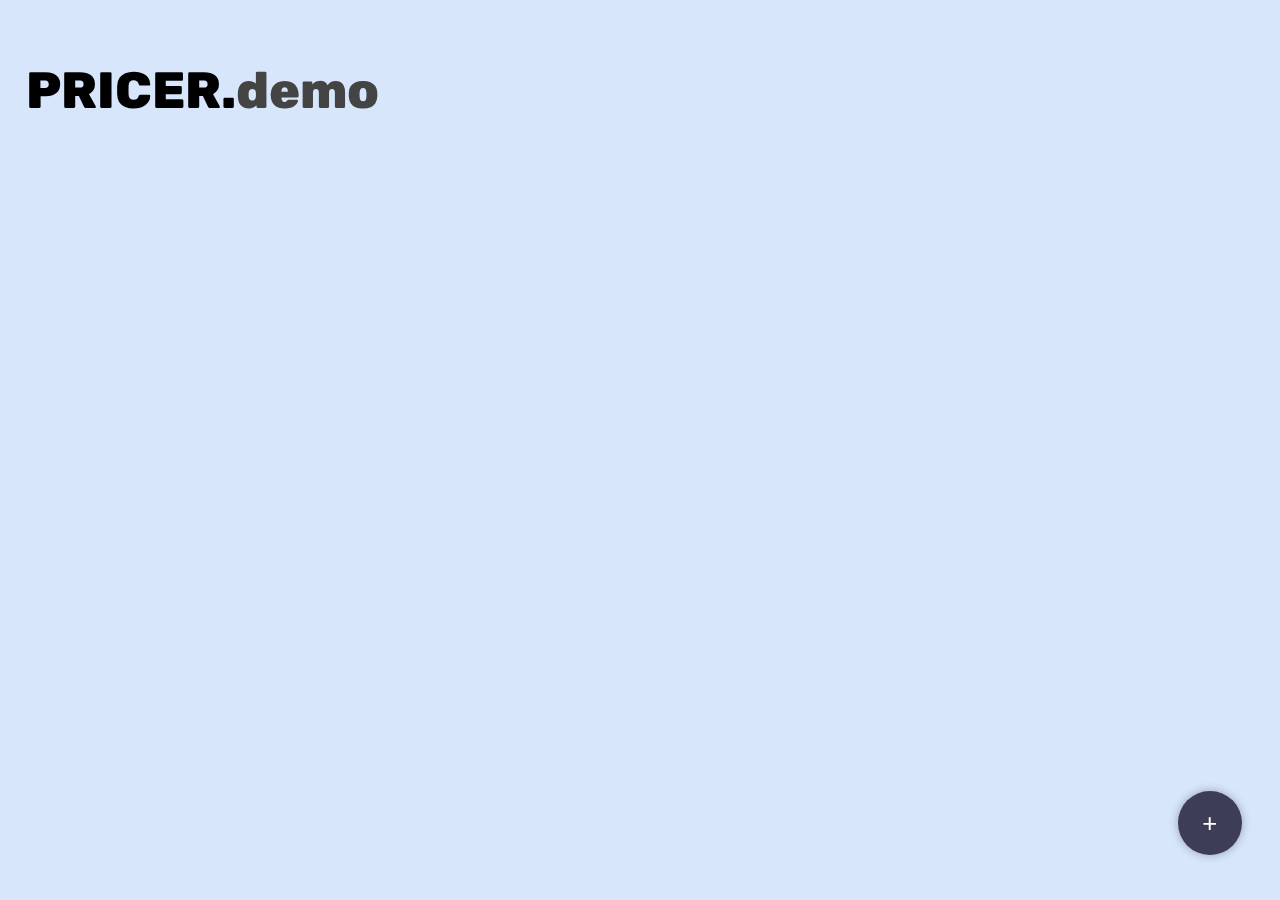
<file: docs/datacheck.html>
<!DOCTYPE html>
<html lang="ru">
<head>
  <meta charset="UTF-8">
  <meta name="viewport" content="width=device-width, initial-scale=1.0">
  <title>PRICER.demo</title>
  <link rel="stylesheet" href="css/styless.css">
  <link href="https://fonts.googleapis.com/css2?family=Montserrat:wght@600;700&family=Rubik:wght@300;400;700&display=swap" rel="stylesheet">

</head>
<body>
  <header>
    <h1>PRICER.<span>demo</span></h1>
  </header>

  <main>
    <section class="cards-container" id="cardsContainer">
      <button class="add-btn" id="addBtn">+</button>
    </section>
  </main>

  <div class="modal" id="modal">
    <div class="modal-content">
      <h3>Добавить карточку</h3>
      <label>Артикул:</label>
      <input type="text" id="articleInput" placeholder="Введите артикул" />
      <div class="modal-actions">
        <button id="saveCard">Добавить</button>
        <button id="closeModal">Отмена</button>
      </div>
    </div>
  </div>

  <script src="js/cards.js"></script>
</body>
</html>
</file>
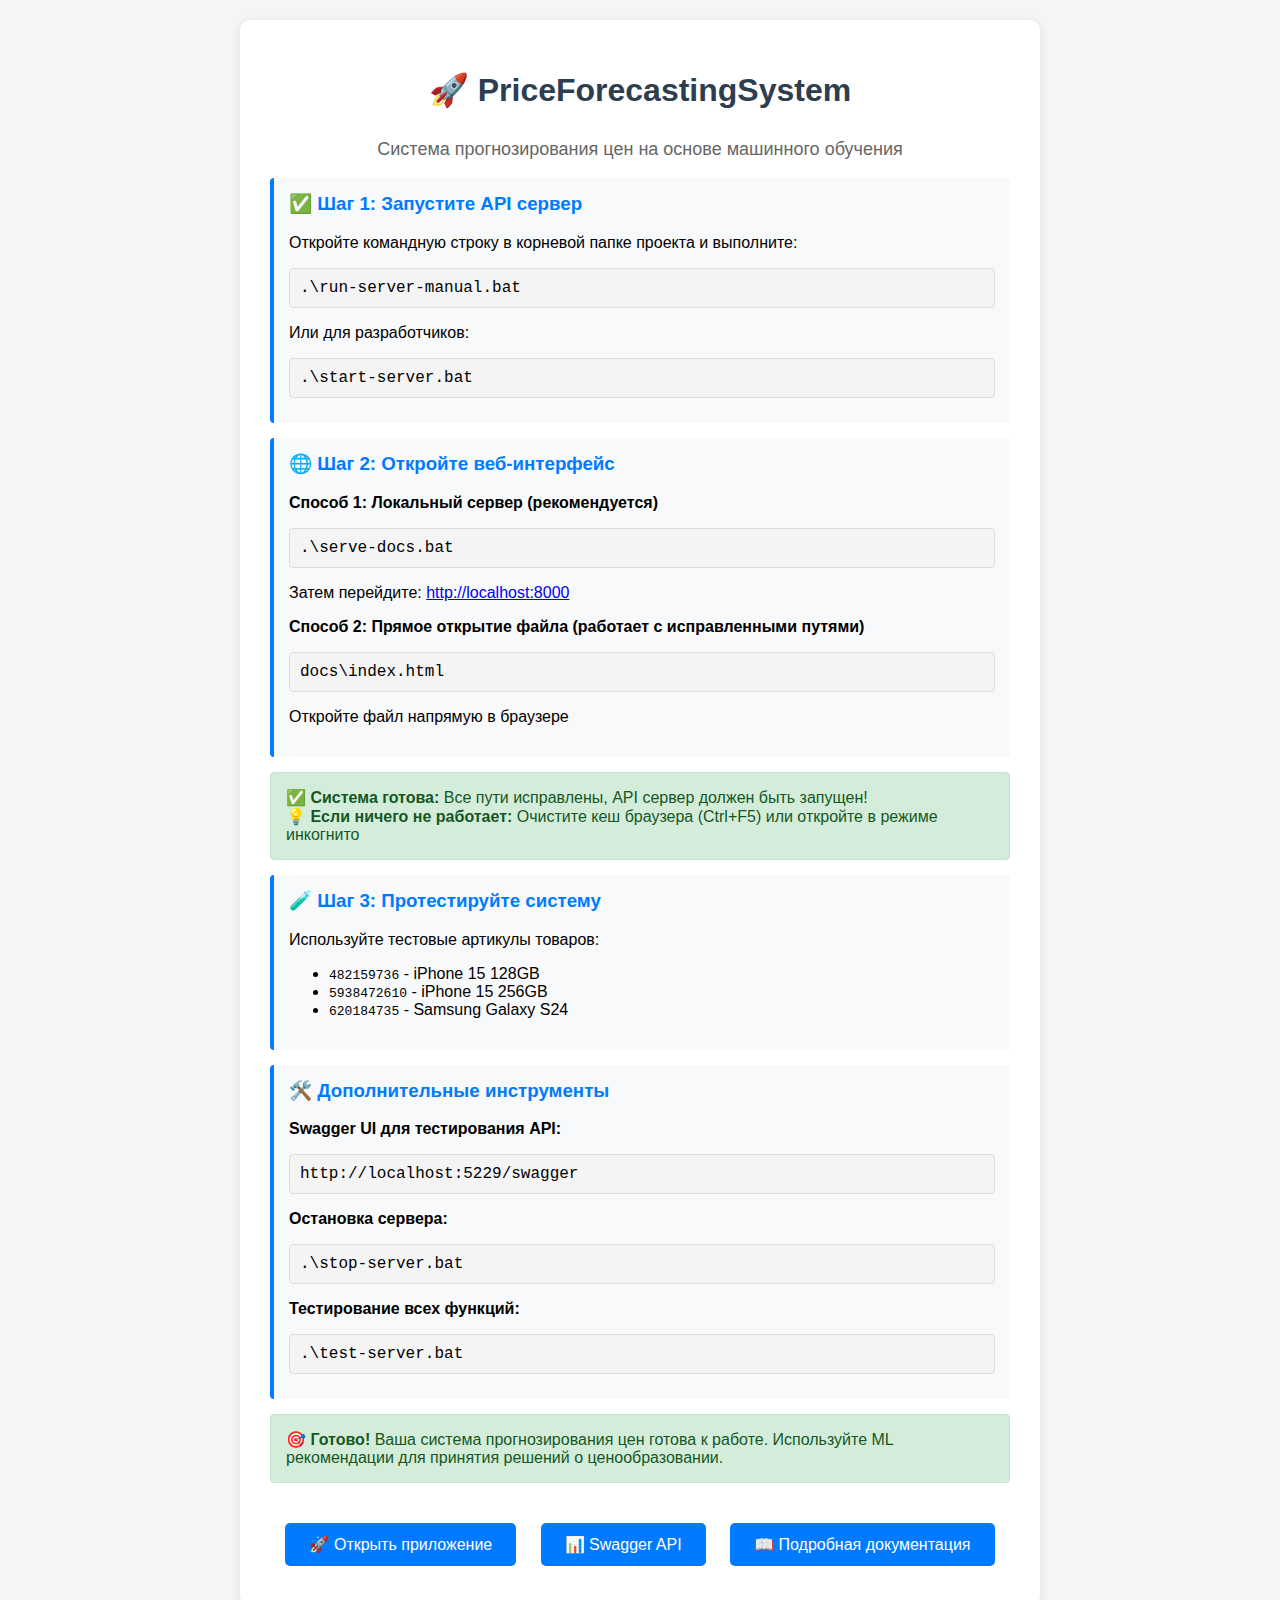
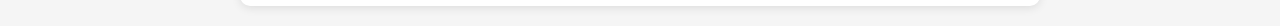
<file: docs/START.html>
<!DOCTYPE html>
<html lang="ru">
<head>
    <meta charset="UTF-8">
    <meta name="viewport" content="width=device-width, initial-scale=1.0">
    <title>PriceForecastingSystem - Быстрый старт</title>
    <style>
        body {
            font-family: Arial, sans-serif;
            max-width: 800px;
            margin: 0 auto;
            padding: 20px;
            background-color: #f5f5f5;
        }
        .container {
            background: white;
            padding: 30px;
            border-radius: 10px;
            box-shadow: 0 2px 10px rgba(0,0,0,0.1);
        }
        h1 {
            color: #2c3e50;
            text-align: center;
            margin-bottom: 30px;
        }
        .step {
            background: #f8f9fa;
            border-left: 4px solid #007bff;
            padding: 15px;
            margin: 15px 0;
            border-radius: 4px;
        }
        .step h3 {
            margin-top: 0;
            color: #007bff;
        }
        .code {
            background: #f4f4f4;
            padding: 10px;
            border-radius: 4px;
            font-family: 'Courier New', monospace;
            margin: 10px 0;
            border: 1px solid #ddd;
        }
        .warning {
            background: #fff3cd;
            border: 1px solid #ffeaa7;
            color: #856404;
            padding: 15px;
            border-radius: 4px;
            margin: 15px 0;
        }
        .success {
            background: #d4edda;
            border: 1px solid #c3e6cb;
            color: #155724;
            padding: 15px;
            border-radius: 4px;
            margin: 15px 0;
        }
        .links {
            text-align: center;
            margin-top: 30px;
        }
        .links a {
            display: inline-block;
            margin: 10px;
            padding: 12px 24px;
            background: #007bff;
            color: white;
            text-decoration: none;
            border-radius: 5px;
            transition: background 0.3s;
        }
        .links a:hover {
            background: #0056b3;
        }
    </style>
</head>
<body>
    <div class="container">
        <h1>🚀 PriceForecastingSystem</h1>
        <p style="text-align: center; font-size: 18px; color: #666;">
            Система прогнозирования цен на основе машинного обучения
        </p>

        <div class="step">
            <h3>✅ Шаг 1: Запустите API сервер</h3>
            <p>Откройте командную строку в корневой папке проекта и выполните:</p>
            <div class="code">.\run-server-manual.bat</div>
            <p>Или для разработчиков:</p>
            <div class="code">.\start-server.bat</div>
        </div>

        <div class="step">
            <h3>🌐 Шаг 2: Откройте веб-интерфейс</h3>
            <p><strong>Способ 1: Локальный сервер (рекомендуется)</strong></p>
            <div class="code">.\serve-docs.bat</div>
            <p>Затем перейдите: <a href="http://localhost:8000" target="_blank">http://localhost:8000</a></p>

            <p><strong>Способ 2: Прямое открытие файла (работает с исправленными путями)</strong></p>
            <div class="code">docs\index.html</div>
            <p>Откройте файл напрямую в браузере</p>
        </div>

        <div class="success">
            <strong>✅ Система готова:</strong> Все пути исправлены, API сервер должен быть запущен!<br>
            <strong>💡 Если ничего не работает:</strong> Очистите кеш браузера (Ctrl+F5) или откройте в режиме инкогнито
        </div>

        <div class="step">
            <h3>🧪 Шаг 3: Протестируйте систему</h3>
            <p>Используйте тестовые артикулы товаров:</p>
            <ul>
                <li><code>482159736</code> - iPhone 15 128GB</li>
                <li><code>5938472610</code> - iPhone 15 256GB</li>
                <li><code>620184735</code> - Samsung Galaxy S24</li>
            </ul>
        </div>

        <div class="step">
            <h3>🛠️ Дополнительные инструменты</h3>
            <p><strong>Swagger UI для тестирования API:</strong></p>
            <div class="code">http://localhost:5229/swagger</div>

            <p><strong>Остановка сервера:</strong></p>
            <div class="code">.\stop-server.bat</div>

            <p><strong>Тестирование всех функций:</strong></p>
            <div class="code">.\test-server.bat</div>
        </div>

        <div class="success">
            <strong>🎯 Готово!</strong> Ваша система прогнозирования цен готова к работе.
            Используйте ML рекомендации для принятия решений о ценообразовании.
        </div>

        <div class="links">
            <a href="index.html">🚀 Открыть приложение</a>
            <a href="http://localhost:5229/swagger" target="_blank">📊 Swagger API</a>
            <a href="../QUICKSTART.md" target="_blank">📖 Подробная документация</a>
        </div>
    </div>
</body>
</html>
</file>
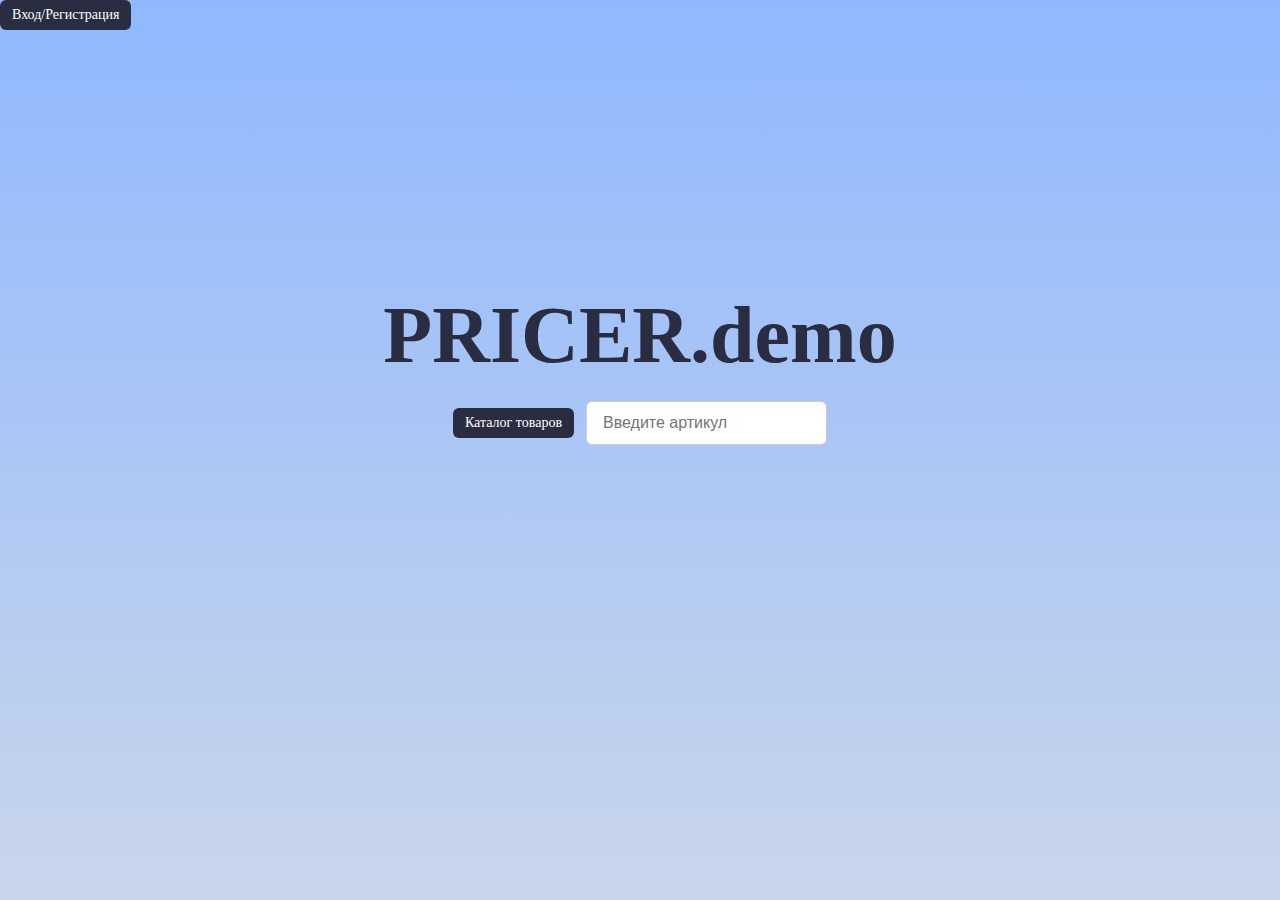
<file: docs/stat.html>
<!DOCTYPE html>
<html lang="ru">
<head>
    <meta charset="UTF-8">
    <meta name="viewport" content="width=device-width, initial-scale=1.0">
    <title>PRICER</title>
    <link rel="stylesheet" href="css/styles.css">
    <script src="js/main.js" defer></script>
</head>
<body>
    <div class="reg-buttons">
        <button class="top-left-btn" id="testButton">Вход/Регистрация</button>
    </div>

    <header>
        <div class="content">
            <h1>PRICER.demo</h1>
        </div>
    </header>

    <main>
        <div class="content">
            <div class="input-container">
                <a class="test-button" href="db.html">Каталог товаров</a>
                <input type="number" placeholder="Введите артикул" class="number-input">
            </div>
        </div>
    </main>

    <div id="siteModal" class="signup_in" aria-hidden="true" role="dialog" aria-labelledby="siteModalTitle">
        <div class="signup_in_backdrop" data-modal-close></div>
        <div class="signup_in_dialog" role="document">
            <header class="signup_in_header">
                <h2 id="siteModalTitle">Вход / Регистрация</h2>
                <button class="signup_in_close" aria-label="Закрыть">&times;</button>
            </header>
            <div class="signup_in_body">
                <p>Здесь будет форма регистрации. Пока что это заглушка.</p>
                <form class="signup_in_form" action="#" onsubmit="return false;">
                    <input type="email" name="email" placeholder="Email" class="number-input">
                    <input type="password" name="password" placeholder="Пароль" class="number-input" style="margin-top:10px;">
                    <div style="margin-top:12px; display:flex; gap:8px;">
                        <button class="test-button" type="submit">Зарегистрироваться</button>
                    </div>
                </form>
            </div>
        </div>
    </div>
</body>
</html>
</file>
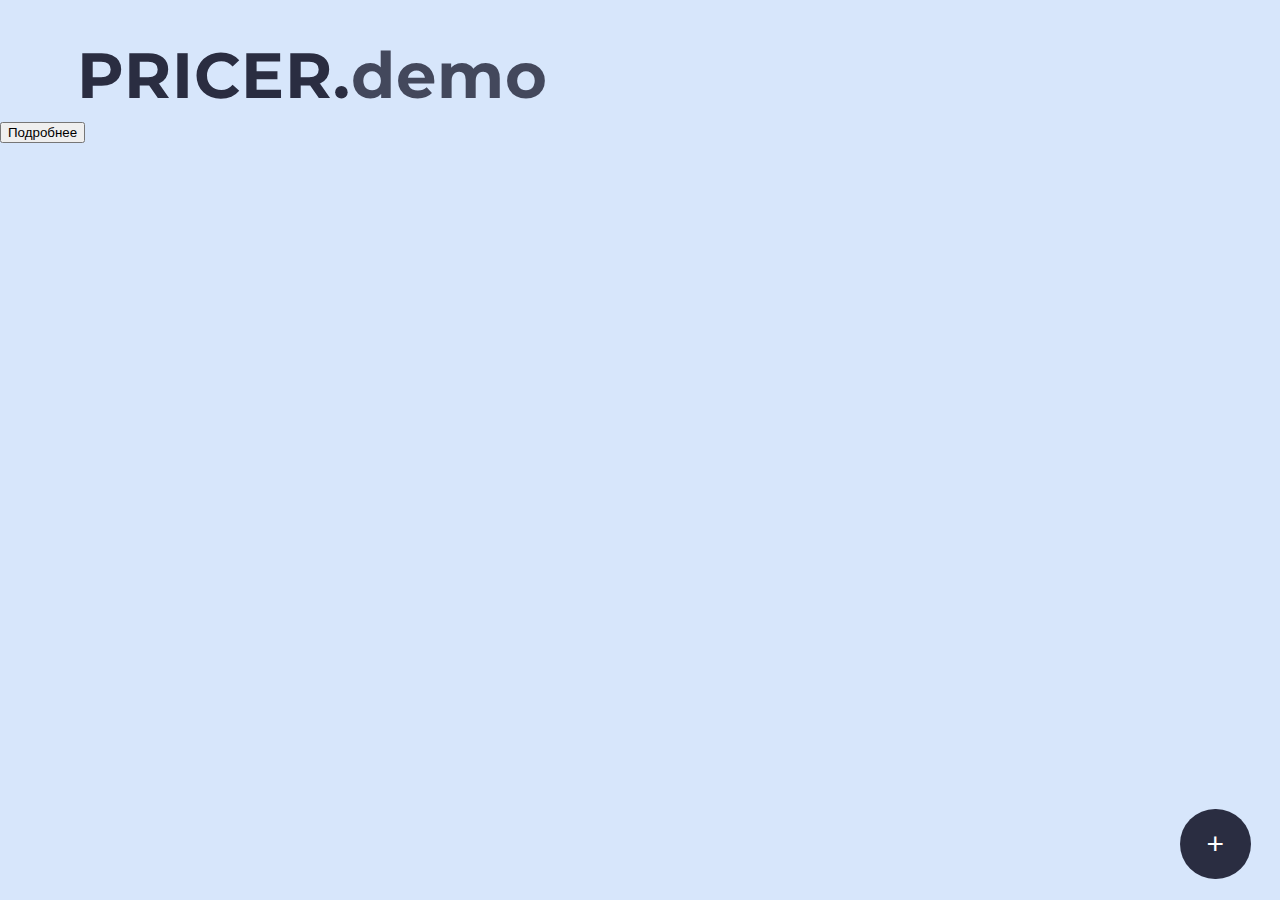
<file: PriceForecasting.Frontend/html/choose.html>
<!doctype html>
<html lang="ru">
<head>
<meta charset="utf-8" />
<meta name="viewport" content="width=device-width,initial-scale=1" />
<title>PRICER.demo</title>
<link rel="stylesheet" href="../css/style.css">
<link href="https://fonts.googleapis.com/css2?family=Montserrat:wght@600;700&family=Rubik:wght@300;400;700&display=swap" rel="stylesheet">
</head>
<body>
<header class="site-header">
<h1 class="logo">PRICER.<span class="muted">demo</span></h1>
</header>


<main class="container">
<section class="cards" id="cards">
<div class="card-actions">
<button class="btn btn-primary" onclick="goToMain()">Подробнее</button>
</div>
</section>
</main>


<button id="fab" class="fab" aria-label="Добавить">+</button>


<script src="../js/main.js" defer></script>
</body>
</html>
</file>
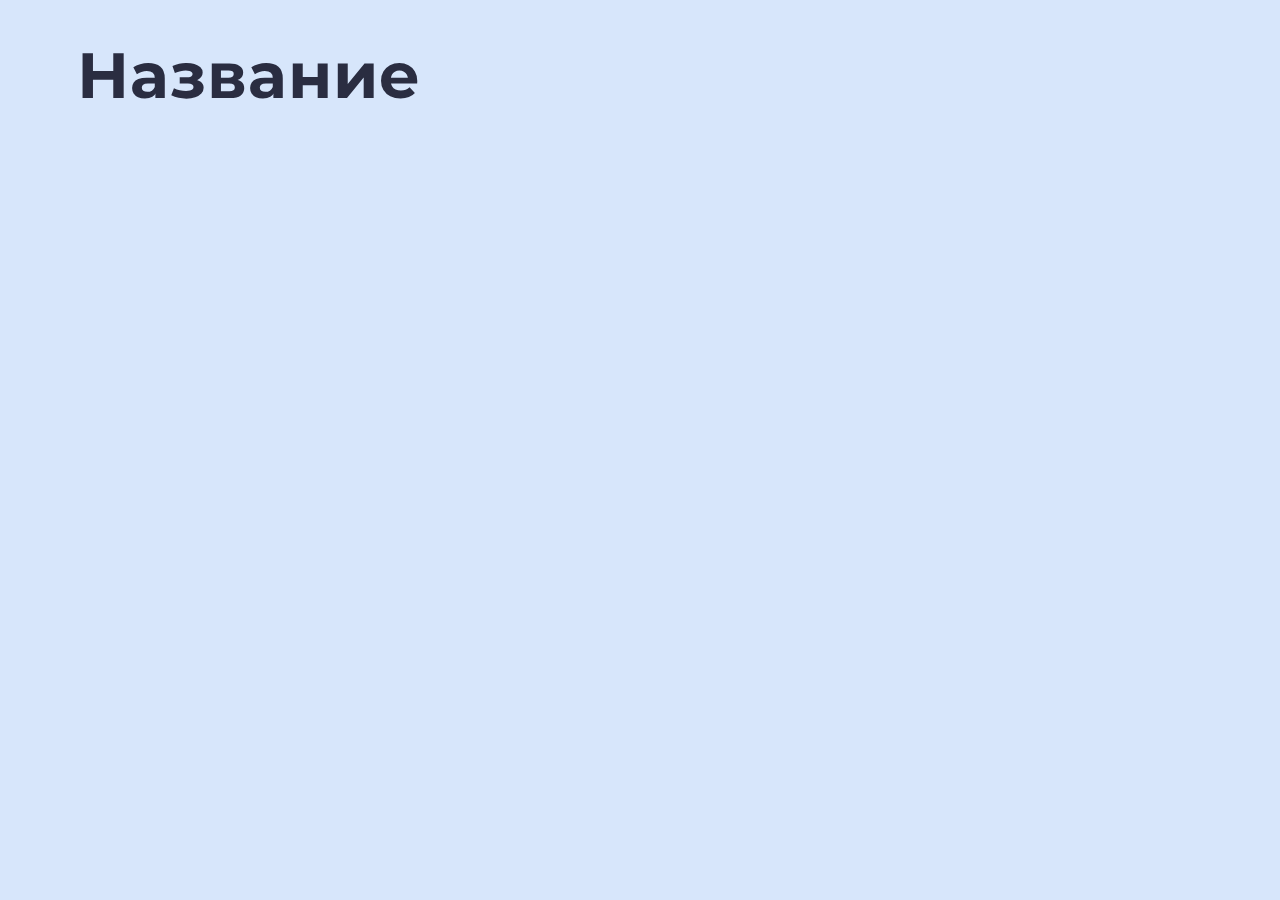
<file: PriceForecasting.Frontend/html/main.html>
<!doctype html>
<html lang="ru">
<head>
<meta charset="utf-8" />
<meta name="viewport" content="width=device-width,initial-scale=1" />
<title>PRICER</title>
<link rel="stylesheet" href="../css/style.css">
<link href="https://fonts.googleapis.com/css2?family=Montserrat:wght@600;700&family=Rubik:wght@300;400;700&display=swap" rel="stylesheet">
</head>
<body>
<header class="site-header">
<h1 class="logo">Название</h1>
</header>
<script src="../js/main.js" defer></script>
</body>
</html>
</file>
<file: docs/css/styless.css>
body{
height:100%;
margin:0;
font-family:Rubik,system-ui,Arial,sans-serif;
background:#D7E6FB
}

header {
  text-align: left;
  padding: 2%;
}

header h1 {
  font-size: 4vw;
  font-weight: 800;
}

header span {
  color: #444;
}

.cards-container {
  width: 90%;
  margin: 0 auto;
  display: flex;
  flex-wrap: wrap;
  justify-content: center;
  gap: 3%;
  padding-bottom: 5%;
  position: relative;
}

.card {
  background: #fff;
  border-radius: 10px;
  width: 14%;
  min-width: 160px;
  padding: 1%;
  text-align: center;
  box-shadow: 0 0 10px rgba(0,0,0,0.1);
  transition: transform 0.2s ease;
}

.card:hover {
  transform: translateY(-3%);
}

.card h3 {
  margin: 5% 0 2% 0;
  font-size: 1.2vw;
}

.card p {
  margin: 1%;
  font-size: 1vw;
}

.card .info {
  color: #555;
}

.delete-btn {
  position: absolute;
  top: 4%;
  right: 4%;
  background: transparent;
  border: none;
  color: #999;
  font-size: 1.2vw;
  cursor: pointer;
  transition: color 0.2s;
}

.delete-btn:hover {
  color: #e33;
}

.card {
  position: relative;
}

.btn {
  margin-top: 5%;
  width: 80%;
  padding: 4% 0;
  border: none;
  border-radius: 6px;
  background: #3d3d56;
  color: #fff;
  font-weight: 600;
  cursor: pointer;
}

.btn:hover {
  background: #575785;
}

.add-btn {
  position: fixed;
  right: 3%;
  bottom: 5%;
  width: 5%;
  aspect-ratio: 1 / 1;
  border: none;
  border-radius: 50%;
  background: #3d3d56;
  color: white;
  font-size: 2vw;
  cursor: pointer;
  box-shadow: 0 0 10px rgba(0,0,0,0.3);
}

.add-btn:hover {
  background: #575785;
}

/* ====== МОДАЛЬНОЕ ОКНО ====== */
.modal {
  display: none;
  position: fixed;
  top: 0; left: 0;
  width: 100%; height: 100%;
  background: rgba(0, 0, 0, 0.5);
  justify-content: center;
  align-items: center;
  z-index: 1000;
}

.modal-content {
  background: #fff;
  padding: 2%;
  border-radius: 10px;
  width: 30%;
  min-width: 300px;
  text-align: center;
  box-shadow: 0 0 10px rgba(0,0,0,0.3);
}

.modal-content input {
  width: 90%;
  padding: 1%;
  margin: 5% 0;
  font-size: 1em;
}

.modal-actions {
  display: flex;
  justify-content: space-around;
}

.modal-actions button {
  padding: 5% 10%;
  border: none;
  border-radius: 6px;
  cursor: pointer;
}

#saveCard {
  background: #3d3d56;
  color: #fff;
}

#closeModal {
  background: #ccc;
}

@media (max-width: 1000px) {
  .card { width: 28%; }
}
@media (max-width: 600px) {
  .card { width: 45%; }
  .btn { font-size: 3vw; }
}
</file>
<file: docs/css/styles.css>
body {
    margin: 0;
    min-height: 100vh;
    display: flex;
    flex-direction: column;
    align-items: stretch;
    background: linear-gradient(180deg, #8FB8FF 0%, #C9D5EA 100%);
    background-repeat: no-repeat;
    background-attachment: fixed;
    box-sizing: border-box;
}

:root {
    --primary: #2A2D41; /* цвет кнопки "Каталог товаров" */
    --btn-radius: 6px; /* радиус скругления кнопок и полей */
}

.content {
    width: 100%;
    max-width: 1200px;
    margin: 0 auto;
    padding: 0 16px;
    box-sizing: border-box;
}

header .content {
    padding-top: calc(100vh / 3 - 40px);
    text-align: center;
}

h1 {
    font-size: 80px;
    margin: 0;
    color: #2A2D41;
}

main {
    width: 100%;
    display: flex;
    justify-content: center;
}

.input-container {
    display: flex;
    align-items: center;
    gap: 12px;
    margin-top: 20px;
    width: 100%;
    max-width: 1200px;
    box-sizing: border-box;
    justify-content: center;
}

.test-button {
    display: inline-flex;
    align-items: center;
    justify-content: center;
    padding: 8px 12px;
    font-size: 14px;
    background-color: var(--primary);
    color: #fff;
    text-decoration: none;
    border: none;
    border-radius: var(--btn-radius);
    cursor: pointer;
    flex: 0 0 auto;
}

.number-input {
    border: 1px solid #ccc;
    border-radius: var(--btn-radius);
    padding: 12px 16px;
    font-size: 16px;
    border: 1px solid #ccc;
    border-radius: var(--btn-radius);
    outline: none;
}

/* Make all native buttons use the small top-left appearance by default */
button, a.button, .test-button, .top-left-btn {
    font-family: inherit;
    line-height: 1;
}

/* In-modal action button should match input width/height */
.signup_in_form .signup-action {
    width: 100%;
    padding: 12px 16px;
    font-size: 16px;
    border-radius: var(--btn-radius);
}

/* panels for login/signup inside the same form — stacked and animated */
.signup_in_form{position:relative;min-height:140px}
.signup_in_form .panel{position:absolute;left:0;top:0;width:100%;transition:opacity 220ms ease, transform 220ms ease}
.signup_in_form .panel.hidden{opacity:0;transform:translateY(8px);pointer-events:none}
.signup_in_form .panel:not(.hidden){opacity:1;transform:none;pointer-events:auto}

/* site notice (small popup on page load) */
.site-notice{
    position:fixed;
    inset:0;
    display:flex;
    align-items:center;
    justify-content:center;
    z-index:2100;
    pointer-events:none;
}

.site-notice__box{
    background:#fff;
    padding:20px 24px;
    border-radius:8px;
    box-shadow:0 12px 40px rgba(20,30,60,0.12);
    min-width:220px;
    max-width:90vw;
    position:relative;
    opacity:0;
    transform:scale(.98) translateY(8px);
    transition:opacity 200ms ease, transform 200ms ease;
    pointer-events:auto;
}
.site-notice.show .site-notice__box{opacity:1;transform:scale(1) translateY(0)}
.site-notice.hidden .site-notice__box{opacity:0;transform:scale(.98) translateY(8px)}
.site-notice-close{background:transparent;border:none;font-size:18px;cursor:pointer;color:#666;padding:6px;position:absolute;right:12px;top:10px}
.site-notice-close{background:transparent;border:none;font-size:18px;cursor:pointer;color:#666;padding:6px;position:absolute;right:12px;top:10px}

.site-notice.show{opacity:1;transform:none;pointer-events:auto}

/* dim overlay that appears when site notice is shown */
.site-dim{position:fixed;inset:0;background:rgba(0,0,0,0.45);z-index:2050;opacity:0;transition:opacity 200ms ease;pointer-events:none}
.site-dim.show{opacity:1;pointer-events:auto}

.test-button:hover {
    filter: brightness(0.9);
}

.tl-buttons {
    position: fixed;
    top: 12px;
    left: 12px;
    display: flex;
    gap: 8px;
    z-index: 1000;
}

.top-left-btn {
    background: var(--primary);
    color: #fff;
    border: none;
    padding: 8px 12px;
    border-radius: var(--btn-radius);
    cursor: pointer;
    font-size: 14px;
}

.signup_in {
    position: fixed;
    inset: 0;
    display: flex;
    align-items: center;
    justify-content: center;
    z-index: 2000;
    /* use opacity/visibility/pointer-events so transitions animate */
    opacity: 0;
    pointer-events: none;
    transition: opacity 180ms ease;
}

.signup_in--open {
    opacity: 1;
    pointer-events: auto;
}

.signup_in_backdrop {
    position: absolute;
    inset: 0;
    background: rgba(10, 14, 20, 0.5);
    backdrop-filter: blur(2px);
    opacity: 0;
    transition: opacity 180ms ease;
    z-index: 0;
}

.signup_in--open .signup_in_backdrop {
    opacity: 1;
}

.signup_in_dialog {
    position: relative;
    width: 100%;
    max-width: 520px;
    background: #fff;
    border-radius: 12px;
    box-shadow: 0 12px 40px rgba(20,30,60,0.25);
    margin: 16px;
    transform: translateY(-8px) scale(0.99);
    transition: transform 180ms ease, opacity 180ms ease;
    opacity: 0;
    z-index: 2;
    overflow: hidden;
}

.signup_in--open .signup_in_dialog {
    transform: translateY(0) scale(1);
    opacity: 1;
}

/* make dialog centered; prefer max-width and increase vertical space instead of width */
.signup_in_dialog{
    /* revert explicit width change — rely on max-width for horizontal sizing */
    width: 100%;
    max-width: 520px;
    min-width: 320px;
    /* increase height rather than width */
    min-height: 420px;
    max-height: calc(100vh - 64px);
    overflow: auto; /* allow scrolling if content is larger than viewport */
    padding: 12px;
    box-sizing: border-box;
}

/* auth actions inside modal */
.auth-actions{display:flex;flex-direction:column;gap:8px;align-items:stretch;margin-top:12px}
.auth-actions button{width:100%;padding:12px 16px;font-size:16px;border-radius:var(--btn-radius)}
.auth-actions .signup-action{background:var(--primary);color:#fff;border:none}
.auth-actions .login-action{background:var(--primary);color:#fff;border:none}
.auth-actions .auth-toggle{background:none;border:none;color:var(--primary);cursor:pointer;padding:0;text-decoration:underline;font-size:14px;align-self:center}

@media (max-width:720px){
    /* on small screens use full-width and natural height to avoid forcing large min-height */
    .signup_in_dialog{width:calc(100% - 32px);height:auto;min-height:0;max-height:none}
}

.signup_in_header {
    display: flex;
    align-items: center;
    justify-content: space-between;
    padding: 18px 20px;
    border-bottom: 1px solid #eee;
}

.signup_in_header h2 {
    margin: 0;
    font-size: 20px;
    color: #2A2D41;
}

.signup_in_close {
    background: transparent;
    border: none;
    font-size: 24px;
    line-height: 1;
    cursor: pointer;
    color: #666;
    padding: 4px 8px;
}

.signup_in_body {
    padding: 18px 20px 24px 20px;
    color: #333;
}

.signup_in_form .number-input {
    width: 100%;
    box-sizing: border-box;
}

@media (max-width: 520px) {
    .signup_in_dialog {
        max-width: calc(100% - 32px);
    }
}

.signup_in_dialog :focus {
    outline: 2px solid rgba(43,45,65,0.12);
    outline-offset: 2px;
}
</file>
<file: PriceForecasting.Frontend/css/style.css>
body{
height:100%;
margin:0;
font-family:Rubik,system-ui,Arial,sans-serif;
background:#D7E6FB
}


.site-header{padding:36px 6% 8px}
.logo{
font-family:Montserrat, Rubik, sans-serif;
font-size:64px;
margin:0;
color: #2A2D41;
letter-spacing:1px
}
.logo .muted{
opacity:0.85;
color: #2A2D41;
}


/* .container{
max-width:;margin:0 auto;padding:} */

/* 
.btn{border:0;padding:10px 18px;border-radius:8px;cursor:pointer;font-family:inherit;font-size:14px}
.btn-primary{background:#2f3140;color:#fff;padding:10px 22px;box-shadow:0 6px 0 rgba(0,0,0,0.15)}
.btn-primary:active{transform:translateY(2px)} */


.fab{
position:fixed;
right:2.3%;
bottom:2.3%;
width: 5.5%;
aspect-ratio: 1 / 1; 
border-radius:50%;
background: #2A2D41;
color:#fff;
font-size: 30px;
border:0;
cursor:pointer;
display:grid;
place-items:center;
box-shadow:0 0.5% 1% rgba(40,42,50,0.28);transition:transform .12s ease;
}
.fab:active{
transform:scale(.98)
}


/* @media (max-width:600px){
.logo{font-size:44px}
.cards{gap:20px;padding:12px}
} */
</file>
